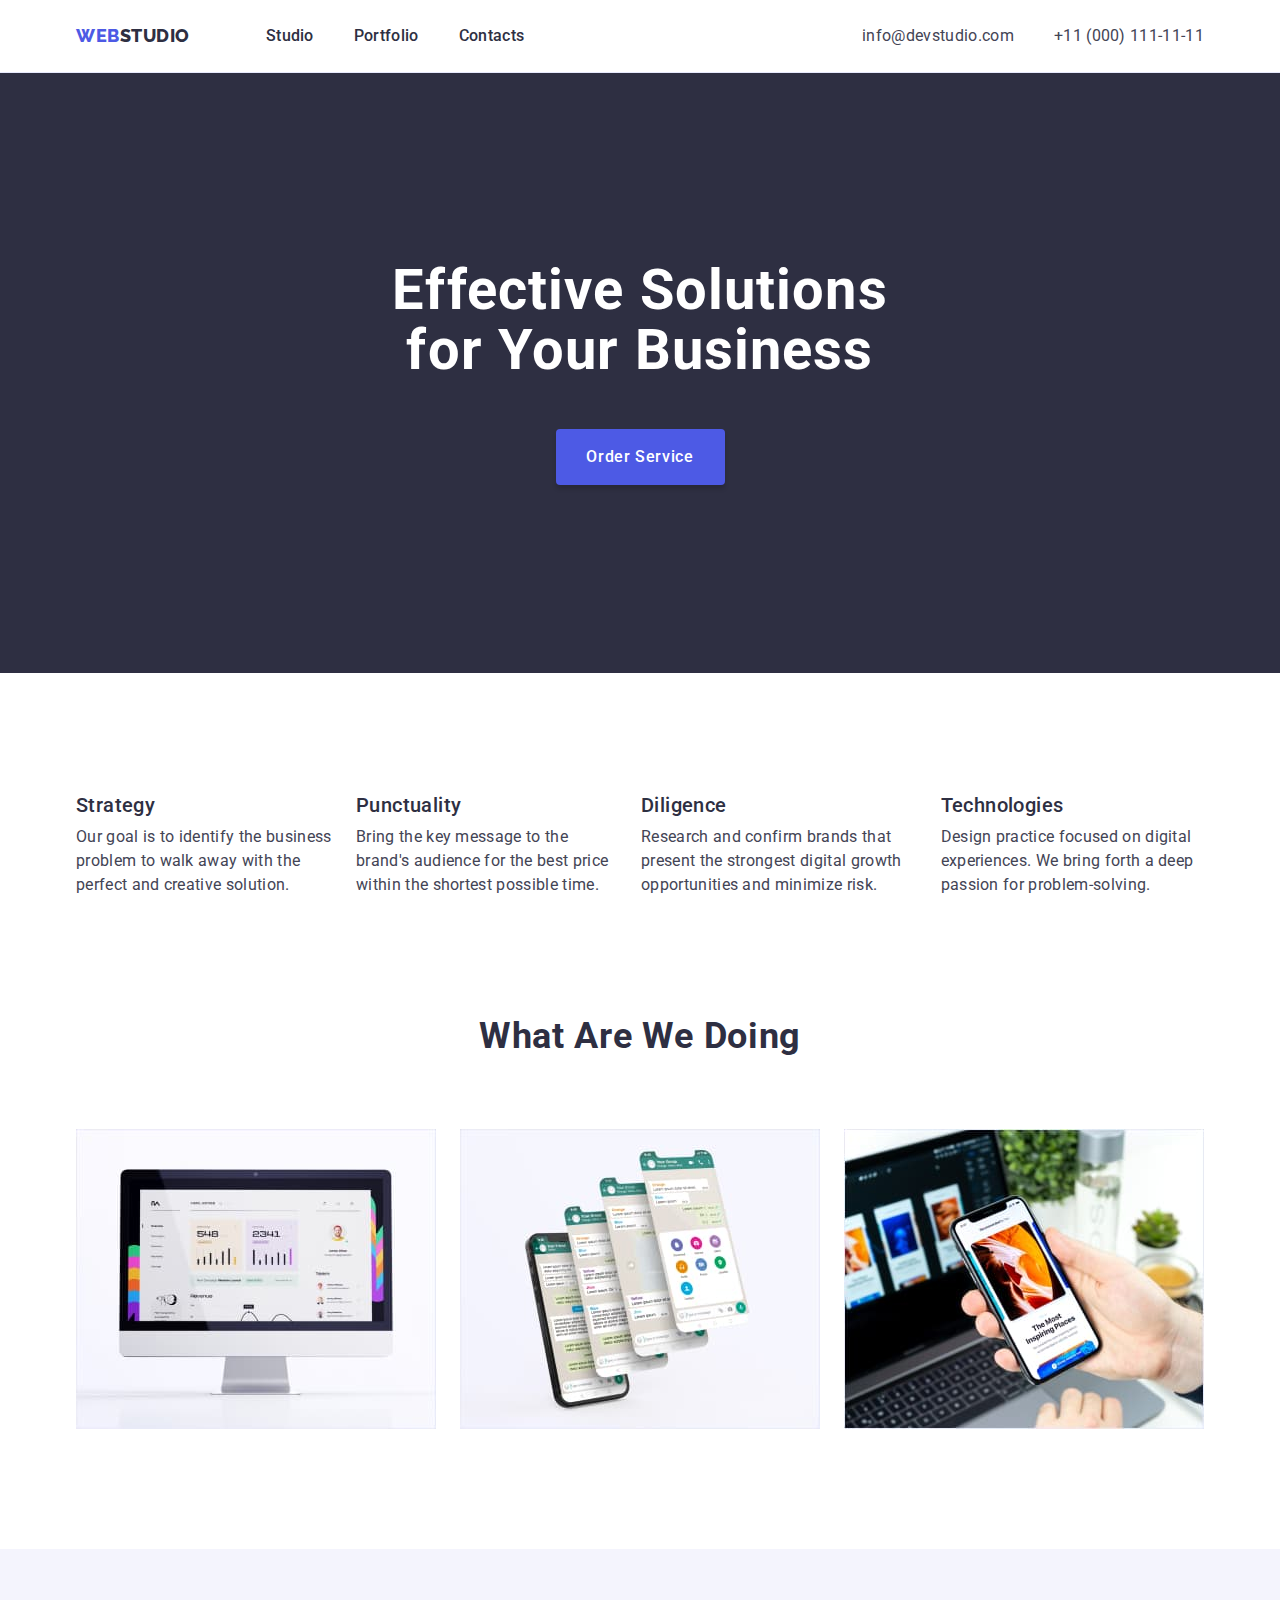
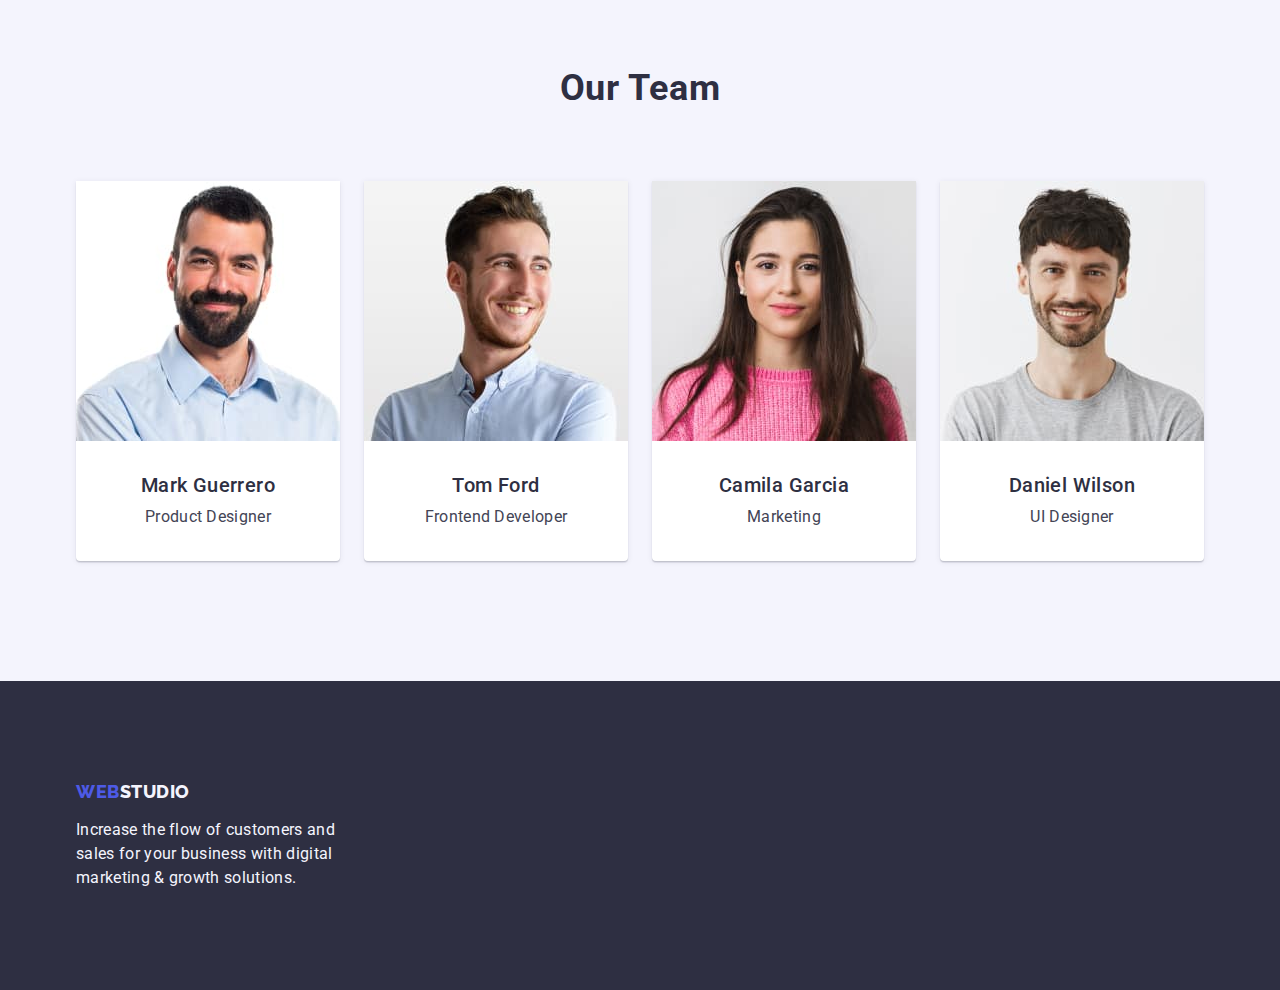
<file: index.html>
<!DOCTYPE html>
<html lang="en">
  <head>
    <meta charset="UTF-8" />
    <meta http-equiv="X-UA-Compatible" content="IE=edge" />
    <meta name="viewport" content="width=device-width, initial-scale=1.0" />
    <title>WEBSTUDIO</title>
    <link rel="preconnect" href="https://fonts.googleapis.com" />
    <link rel="preconnect" href="https://fonts.gstatic.com" crossorigin />
    <link
      href="https://fonts.googleapis.com/css2?family=Raleway:wght@800&family=Roboto:wght@400;500;700&display=swap"
      rel="stylesheet"
    />
    <link
      rel="stylesheet"
      href="https://cdnjs.cloudflare.com/ajax/libs/modern-normalize/1.1.0/modern-normalize.min.css"
    />

    <link rel="stylesheet" href="./css/styles.css" />
  </head>

  <body>
    <!-- Header -->

    <header class="page-header">
      <div class="container page-header-container">
        <nav class="header-nav">
          <a class="logo link" href="./index.html"
            >Web<span class="logo-plus">Studio</span></a
          >

          <ul class="menu list">
            <li class="menu-item">
              <a class="menu-link link" href="./index.html">Studio</a>
            </li>

            <li class="menu-item">
              <a class="menu-link link" href="./portfolio.html">Portfolio</a>
            </li>

            <li class="menu-item">
              <a class="menu-link link" href="">Contacts</a>
            </li>
          </ul>
        </nav>
        <address class="address-link">
          <ul class="menu-contact list">
            <li>
              <a class="contact-link link" href="mailto:info@devstudio.com"
                >info@devstudio.com</a
              >
            </li>

            <li>
              <a class="contact-link link" href="tel:+110001111111"
                >+11 (000) 111-11-11</a
              >
            </li>
          </ul>
        </address>
      </div>
    </header>

    <main>
      <!-- Hero -->
      <section class="hero">
        <div class="container">
          <h1 class="hero-title">Effective Solutions for Your Business</h1>
          <button class="modal-open-hero-button" type="button">
            Order Service
          </button>
        </div>
      </section>

      <!-- Section 1 -->

      <section class="section-one section">
        <div class="container">
          <h2 class="section-one-title" hidden>Section One</h2>
          <ul class="list section-one-list">
            <li class="section-one-list-item">
              <h3 class="title sub-title">Strategy</h3>
              <p class="description">
                Our goal is to identify the business problem to walk away with
                the perfect and creative solution.
              </p>
            </li>

            <li class="section-one-list-item">
              <h3 class="title sub-title">Punctuality</h3>
              <p class="description">
                Bring the key message to the brand's audience for the best price
                within the shortest possible time.
              </p>
            </li>

            <li class="section-one-list-item">
              <h3 class="title sub-title">Diligence</h3>
              <p class="description">
                Research and confirm brands that present the strongest digital
                growth opportunities and minimize risk.
              </p>
            </li>

            <li class="section-one-list-item">
              <h3 class="title sub-title">Technologies</h3>
              <p class="description">
                Design practice focused on digital experiences. We bring forth a
                deep passion for problem-solving.
              </p>
            </li>
          </ul>
        </div>
      </section>
      <!-- Seection 2 -->

      <section class="section-two">
        <div class="container">
          <h2 class="section-title">What are we doing</h2>
          <ul class="list section-two-list">
            <li class="section-two-list-item">
              <img
                src="./images/our-work/com.jpg"
                alt="computer"
                width="360"
                height="300"
              />
            </li>

            <li class="section-two-list-item">
              <img
                src="./images/our-work/tel.jpg"
                alt="telephone"
                width="360"
                height="300"
              />
            </li>

            <li class="section-two-list-item">
              <img
                src="./images/our-work/com-tel.jpg"
                alt="computer and telephone"
                width="360"
                height="300"
              />
            </li>
          </ul>
        </div>
      </section>
      <!-- Section 3 -->

      <section class="our-team section">
        <div class="container">
          <h2 class="section-title">Our Team</h2>
          <ul class="card-list list">
            <li class="card card-flex">
              <img
                src="./images/our-team/mark-guerrero.jpg"
                alt="man"
                width="264"
                height="260"
              />
              <div class="card-flex-content">
                <h3 class="title">Mark Guerrero</h3>
                <p class="description card-description">Product Designer</p>
              </div>
            </li>

            <li class="card card-flex">
              <img
                src="./images/our-team/tom-ford.jpg"
                alt="man"
                width="264"
                height="260"
              />
              <div class="card-flex-content">
                <h3 class="title">Tom Ford</h3>
                <p class="description card-description">Frontend Developer</p>
              </div>
            </li>

            <li class="card card-flex">
              <img
                src="./images/our-team/camila-carcia.jpg"
                alt="woman"
                width="264"
                height="260"
              />
              <div class="card-flex-content">
                <h3 class="title">Camila Garcia</h3>
                <p class="description card-description">Marketing</p>
              </div>
            </li>

            <li class="card card-flex">
              <img
                src="./images/our-team/daniel-wilson.jpg"
                alt="man"
                width="264"
                height="260"
              />
              <div class="card-flex-content">
                <h3 class="title">Daniel Wilson</h3>
                <p class="description card-description">UI Designer</p>
              </div>
            </li>
          </ul>
        </div>
      </section>
    </main>
    <!-- Footer -->

    <footer class="footer-style">
      <div class="container">
        <a class="logo logo-footer link" href="./index.html"
          >Web<span class="logo-plus-footer">Studio</span></a
        >
        <p class="description footer-desc">
          Increase the flow of customers and sales for your business with
          digital marketing & growth solutions.
        </p>
      </div>
    </footer>
  </body>
</html>
</file>
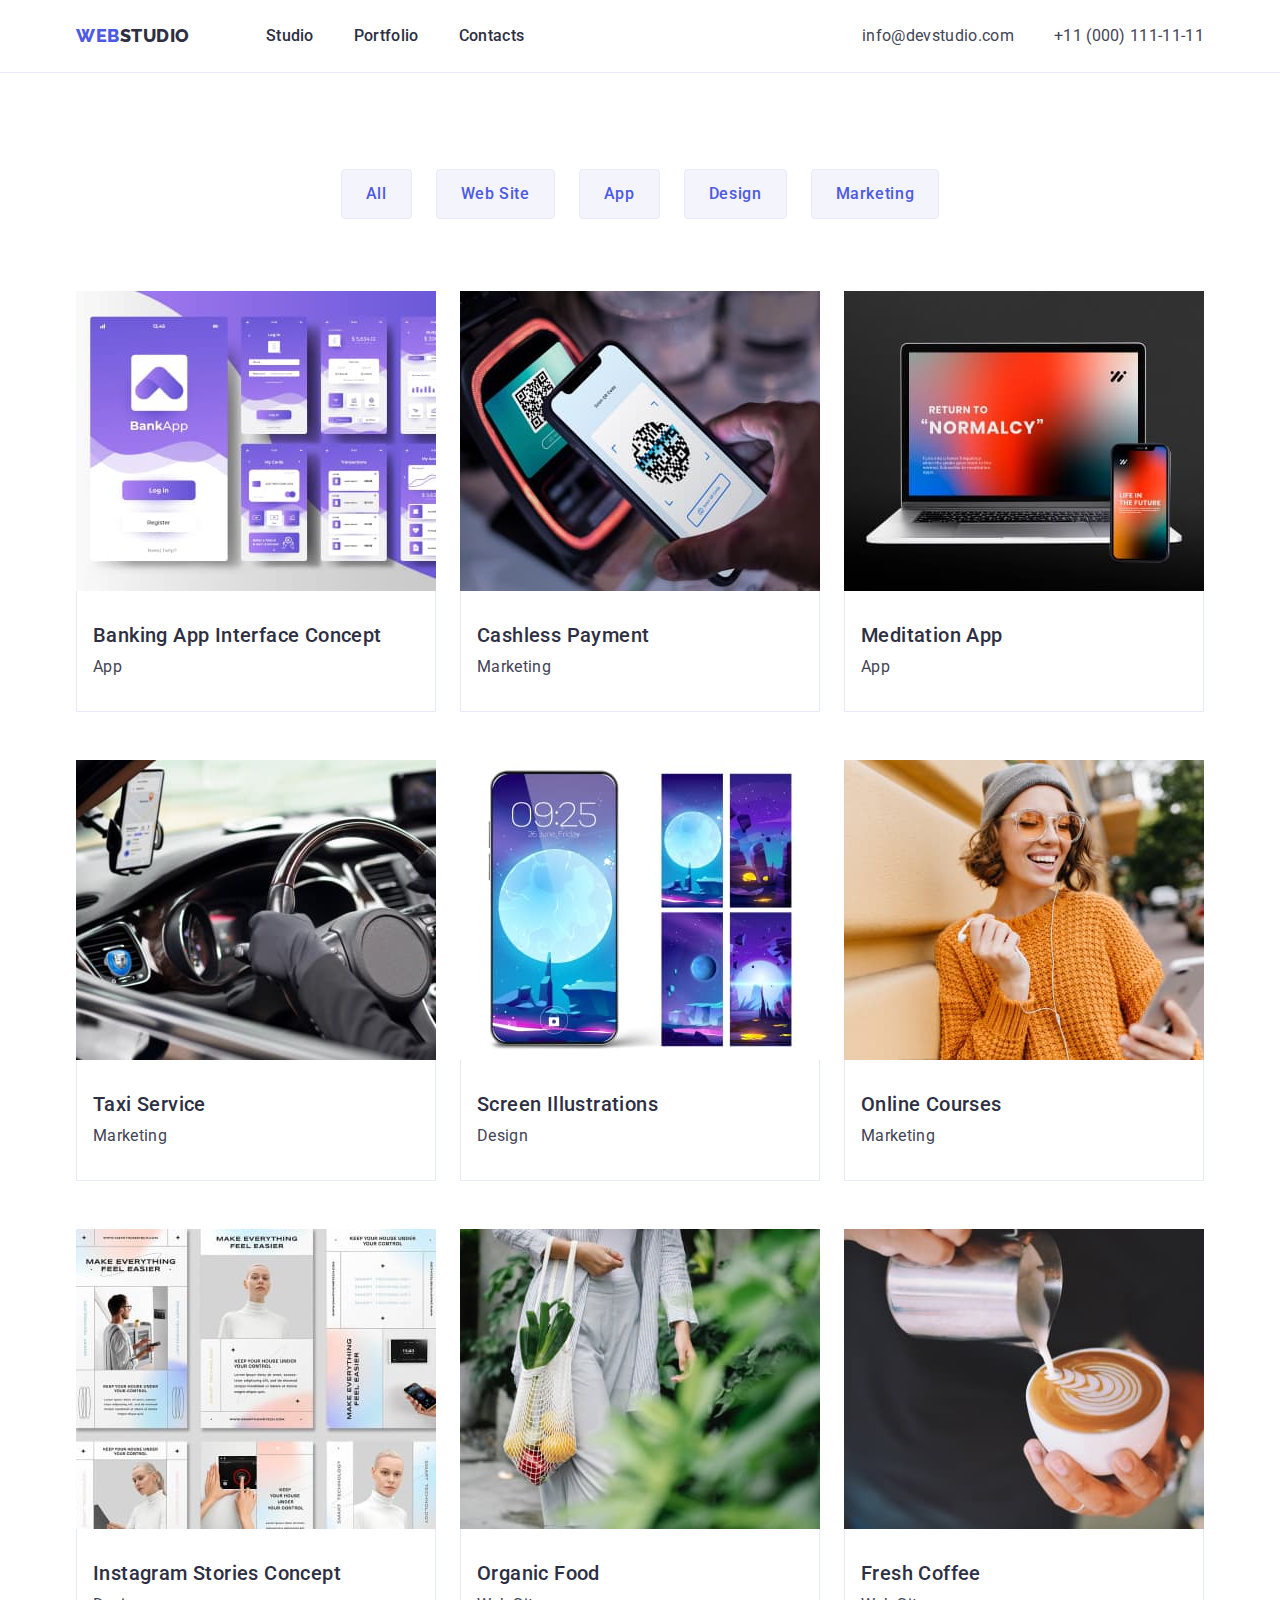
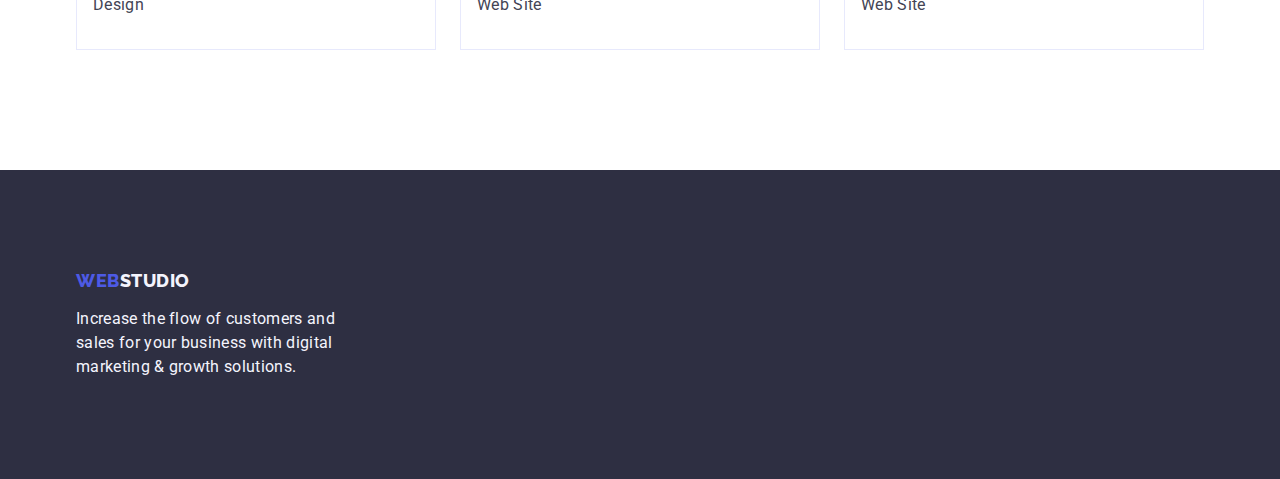
<file: portfolio.html>
<!DOCTYPE html>
<html lang="en">
  <head>
    <meta charset="UTF-8" />
    <meta http-equiv="X-UA-Compatible" content="IE=edge" />
    <meta name="viewport" content="width=device-width, initial-scale=1.0" />
    <title>Portfolio</title>
    <link rel="preconnect" href="https://fonts.googleapis.com" />
    <link rel="preconnect" href="https://fonts.gstatic.com" crossorigin />
    <link
      href="https://fonts.googleapis.com/css2?family=Raleway:wght@800&family=Roboto:wght@400;500;700&display=swap"
      rel="stylesheet"
    />
    <link
      rel="stylesheet"
      href="https://cdnjs.cloudflare.com/ajax/libs/modern-normalize/1.1.0/modern-normalize.min.css"
    />
    <link rel="stylesheet" href="./css/styles.css" />
  </head>
  <body>
    <!-- Header -->

    <header class="page-header">
      <div class="container page-header-container">
        <nav class="header-nav">
          <a class="logo link" href="./index.html"
            >Web<span class="logo-plus">Studio</span></a
          >
          <ul class="menu list">
            <li class="menu-item">
              <a class="menu-link link" href="./index.html">Studio</a>
            </li>

            <li class="menu-item">
              <a class="menu-link link" href="./portfolio.html">Portfolio</a>
            </li>

            <li class="menu-item">
              <a class="menu-link link" href="">Contacts</a>
            </li>
          </ul>
        </nav>

        <address class="address-link">
          <ul class="menu-contact list">
            <li>
              <a class="contact-link link" href="mailto:info@devstudio.com"
                >info@devstudio.com</a
              >
            </li>

            <li>
              <a class="contact-link link" href="tel:+110001111111"
                >+11 (000) 111-11-11</a
              >
            </li>
          </ul>
        </address>
      </div>
    </header>

    <main>
      <!-- Hero --><!-- Section 1 -->
      <section class="section-portfolio">
        <div class="container">
          <h1 hidden>Portfolio</h1>

          <ul class="list list-button-portfolio">
            <li><button class="hero-button" type="button">All</button></li>
            <li><button class="hero-button" type="button">Web Site</button></li>
            <li><button class="hero-button" type="button">App</button></li>
            <li><button class="hero-button" type="button">Design</button></li>
            <li>
              <button class="hero-button" type="button">Marketing</button>
            </li>
          </ul>

          <ul class="list list-card-portfolio">
            <li class="list-card-portfolio-item">
              <a class="link" href="">
                <img
                  src="./images/cards/card1.jpg"
                  alt="application ul"
                  width="360"
                  height="300"
                />

                <div class="card-portfolio-content">
                  <h2 class="title title-card-portfolio">
                    Banking App Interface Concept
                  </h2>
                  <p class="description">App</p>
                </div>
              </a>
            </li>

            <li class="list-card-portfolio-item">
              <a class="link" href="">
                <img
                  src="./images/cards/card2.jpg"
                  alt="phone in hand"
                  width="360"
                  height="300"
                />

                <div class="card-portfolio-content">
                  <h2 class="title title-card-portfolio">Cashless Payment</h2>
                  <p class="description">Marketing</p>
                </div>
              </a>
            </li>

            <li class="list-card-portfolio-item">
              <a class="link" href="">
                <img
                  src="./images/cards/card3.jpg"
                  alt="computer and phone"
                  width="360"
                  height="300"
                />

                <div class="card-portfolio-content">
                  <h2 class="title title-card-portfolio">Meditation App</h2>
                  <p class="description">App</p>
                </div>
              </a>
            </li>

            <li class="list-card-portfolio-item">
              <a class="link" href="">
                <img
                  src="./images/cards/card4.jpg"
                  alt="taxi"
                  width="360"
                  height="300"
                />

                <div class="card-portfolio-content">
                  <h2 class="title title-card-portfolio">Taxi Service</h2>
                  <p class="description">Marketing</p>
                </div>
              </a>
            </li>

            <li class="list-card-portfolio-item">
              <a class="link" href="">
                <img
                  src="./images/cards/card5.jpg"
                  alt="phone with illustrations"
                  width="360"
                  height="300"
                />

                <div class="card-portfolio-content">
                  <h2 class="title title-card-portfolio">
                    Screen Illustrations
                  </h2>
                  <p class="description">Design</p>
                </div>
              </a>
            </li>

            <li class="list-card-portfolio-item">
              <a class="link" href="">
                <img
                  src="./images/cards/card6.jpg"
                  alt="girl"
                  width="360"
                  height="300"
                />

                <div class="card-portfolio-content">
                  <h2 class="title title-card-portfolio">Online Courses</h2>
                  <p class="description">Marketing</p>
                </div>
              </a>
            </li>

            <li class="list-card-portfolio-item">
              <a class="link" href="">
                <img
                  src="./images/cards/card7.jpg"
                  alt="instagram pages"
                  width="360"
                  height="300"
                />

                <div class="card-portfolio-content">
                  <h2 class="title title-card-portfolio">
                    Instagram Stories Concept
                  </h2>
                  <p class="description">Design</p>
                </div>
              </a>
            </li>

            <li class="list-card-portfolio-item">
              <a class="link" href="">
                <img
                  src="./images/cards/card8.jpg"
                  alt="woman with organic food"
                  width="360"
                  height="300"
                />

                <div class="card-portfolio-content">
                  <h2 class="title title-card-portfolio">Organic Food</h2>
                  <p class="description">Web Site</p>
                </div>
              </a>
            </li>

            <li class="list-card-portfolio-item">
              <a class="link" href="">
                <img
                  src="./images/cards/card9.jpg"
                  alt="a cup of coffee"
                  width="360"
                  height="300"
                />

                <div class="card-portfolio-content">
                  <h2 class="title title-card-portfolio">Fresh Coffee</h2>
                  <p class="description">Web Site</p>
                </div>
              </a>
            </li>
          </ul>
        </div>
      </section>
    </main>

    <!-- Footer -->

    <footer class="footer-style">
      <div class="container">
        <a class="logo logo-footer link" href="./index.html"
          >Web<span class="logo-plus-footer">Studio</span></a
        >
        <p class="description footer-desc">
          Increase the flow of customers and sales for your business with
          digital marketing & growth solutions.
        </p>
      </div>
    </footer>
  </body>
</html>
</file>
<file: css/styles.css>
:root {
  --primary-color-text: #2e2f42;
  --accent-color: #4d5ae5;
  --accent-color-secondary: #f4f4fd;
  --set-gap: 24px;
}
body {
  font-family: 'Roboto', sans-serif;
  color: #434455;
  font-size: 16px;
  background-color: #ffffff;
}
.list {
  list-style: none;
}
.link {
  text-decoration: none;
}
button {
  font-family: inherit;
  cursor: pointer;
}

h1,
h2,
h3,
p {
  margin-top: 0;
  margin-bottom: 0;
}
ul,
ol {
  margin-top: 0;
  margin-bottom: 0;
  padding-left: 0;
}
img {
  display: block;
  max-width: 100%;
  height: auto;
}
.container {
  width: 1158px;
  margin-left: auto;
  margin-right: auto;
  padding-left: 15px;
  padding-right: 15px;
}
.section {
  padding-top: 120px;
  padding-bottom: 120px;
}
.section-two {
  padding-bottom: 120px;
}
.section-portfolio {
  padding-top: 96px;
  padding-bottom: 120px;
}

/* -----------Components---------- */
.section-title {
  margin-bottom: 72px;
  font-weight: 700;
  font-size: 36px;
  text-align: center;
  text-transform: capitalize;
  letter-spacing: 0.02em;
  line-height: 1.11;
  color: var(--primary-color-text);
}
/* ------------/Components-------------- */

/* --------Header-------- */
.page-header {
  display: flex;
  align-items: center;
  /* padding-top: 24px;
  padding-bottom: 24px; */
  border-bottom: 1px solid #e7e9fc;
}
.page-header-container {
  display: flex;
  align-items: center;
}
.header-nav {
  display: flex;
  align-items: center;
  /* column-gap: 76px; */
}
.logo {
  margin-right: 76px;
  font-family: 'Raleway', sans-serif;
  font-weight: 800;
  font-size: 18px;
  line-height: 1.17;
  letter-spacing: 0.03em;
  text-transform: uppercase;
  color: var(--accent-color);
}
.logo-plus {
  color: var(--primary-color-text);
}
.menu {
  display: flex;
  gap: 40px;
}

.menu-contact {
  display: flex;
  gap: 40px;
}

.menu-link {
  display: block;
  padding: 24px 0;
  font-weight: 500;
  line-height: 1.5;
  letter-spacing: 0.02em;
  color: var(--primary-color-text);
}
.menu-link:hover,
.menu-link:focus {
  color: #404bbf;
}
.address-link {
  font-style: normal;
  margin-left: auto;
}
.contact-link {
  font-weight: 400;

  line-height: 1.5;
  letter-spacing: 0.02em;
  color: #434455;
}
.contact-link:hover,
.contact-link:focus {
  color: #404bbf;
}

/* --------/Header-------- */

/* ---------Hero-----------*/
.hero {
  background-color: var(--primary-color-text);
  padding-top: 188px;
  padding-bottom: 188px;
}
.hero-title {
  margin-bottom: 48px;
  max-width: 496px;
  margin-left: auto;
  margin-right: auto;
  font-weight: 700;
  font-size: 56px;
  line-height: 1.07;
  text-align: center;
  letter-spacing: 0.02em;
  color: #ffffff;
}
.modal-open-hero-button {
  display: block;
  margin-left: auto;
  margin-right: auto;
  padding: 14px 30px;
  min-width: 169px;
  height: 56px;
  box-shadow: 0px 4px 4px rgba(0, 0, 0, 0.15);
  border-radius: 4px;
  border: none;
  font-weight: 500;
  font-size: 16px;
  line-height: 1.5;
  letter-spacing: 0.04em;
  color: #ffffff;
  background-color: var(--accent-color);
}
.modal-open-hero-button:hover,
.modal-open-hero-button:focus {
  background-color: #404bbf;
}
.hero-button {
  padding: 12px 24px;
  min-width: 69px;
  border: 1px solid #e7e9fc;
  border-radius: 4px;
  font-weight: 500;
  font-size: 16px;
  line-height: 1.5;
  letter-spacing: 0.04em;
  color: var(--accent-color);
  background-color: var(--accent-color-secondary);
}
.hero-button:hover,
.hero-button:focus {
  color: #ffffff;
  background-color: #404bbf;
  border: 1px solid transparent;
}
/* --------/Hero---------- */

/* --------SEction 1. 2. 3. Portfolio------- */
/* .visually-hidden {
  position: absolute;
  width: 1px;
  height: 1px;
  margin: -1px;
  border: 0;
  padding: 0;
  white-space: nowrap;
  clip-path: inset(100%);
  clip: rect(0 0 0 0);
  overflow: hidden;
} */
.section-one-list {
  gap: var(--set-gap);
  display: flex;
}
.section-two-list {
  gap: var(--set-gap);
  display: flex;
}
.section-one-list-item {
  flex-basis: calc((100%-72px) / 4);
}
.section-two-list-item {
  flex-basis: calc((100%-72) / 3);

  /* outline: 1px solid tomato; */
}
.card-list {
  display: flex;
  gap: var(--set-gap);
}
.card {
  background-color: #ffffff;
}
.card-flex {
  flex-basis: calc((100%-72px) / 4);
  box-shadow: 0px 1px 6px rgba(46, 47, 66, 0.08),
    0px 1px 1px rgba(46, 47, 66, 0.16), 0px 2px 1px rgba(46, 47, 66, 0.08);
  border-radius: 0px 0px 4px 4px;
}
.card-flex-content {
  padding: 32px 16px;
}
.title {
  margin-bottom: 8px;
  font-weight: 500;
  font-size: 20px;
  line-height: 1.2;
  text-align: center;
  text-transform: capitalize;
  letter-spacing: 0.02em;
  color: var(--primary-color-text);
}
.sub-title {
  text-align: left;
}

.description {
  line-height: 1.5;
  letter-spacing: 0.02em;
  color: #434455;
}
.card-description {
  text-align: center;
}
.our-team {
  background-color: #f4f4fd;
}
/* ------------Portfolio----------- */

.list-button-portfolio {
  display: flex;
  gap: var(--set-gap);
  margin-bottom: 72px;
  justify-content: center;
}

.list-card-portfolio {
  display: flex;
  flex-wrap: wrap;
  column-gap: var(--set-gap);
  row-gap: 48px;
  /* margin-left: calc(-1 * var(--set-gap));
  margin-top: -48px; */
}
.list-card-portfolio-item {
  flex-basis: calc((100% - 48px) / 3);
  /* margin-left: var(--set-gap);
  margin-top: 48px; */
}

.card-portfolio-content {
  padding: 32px 16px;
  border: 1px solid #e7e9fc;
  border-top: none;
}
.title-card-portfolio {
  text-align: left;
  margin-bottom: 8px;
}

/* .list-card-portfolio-item * {
  outline: 1px solid tomato;
} */

/* .card-flex * {
  outline: 1px solid tomato;
} */

/* --------/Section 1. 2. 3. Portfolio------- */

/* ---------Footer ----------*/
.footer-style {
  padding-top: 100px;
  padding-bottom: 100px;

  background-color: var(--primary-color-text);
}
.logo-plus-footer {
  color: var(--accent-color-secondary);
}
.footer-desc {
  color: var(--accent-color-secondary);
  width: 264px;
  /* margin-top: 16px; */
}
.logo-footer {
  display: inline-block;
  margin-bottom: 16px;
}
/* ---------/Footer ----------*/
</file>
